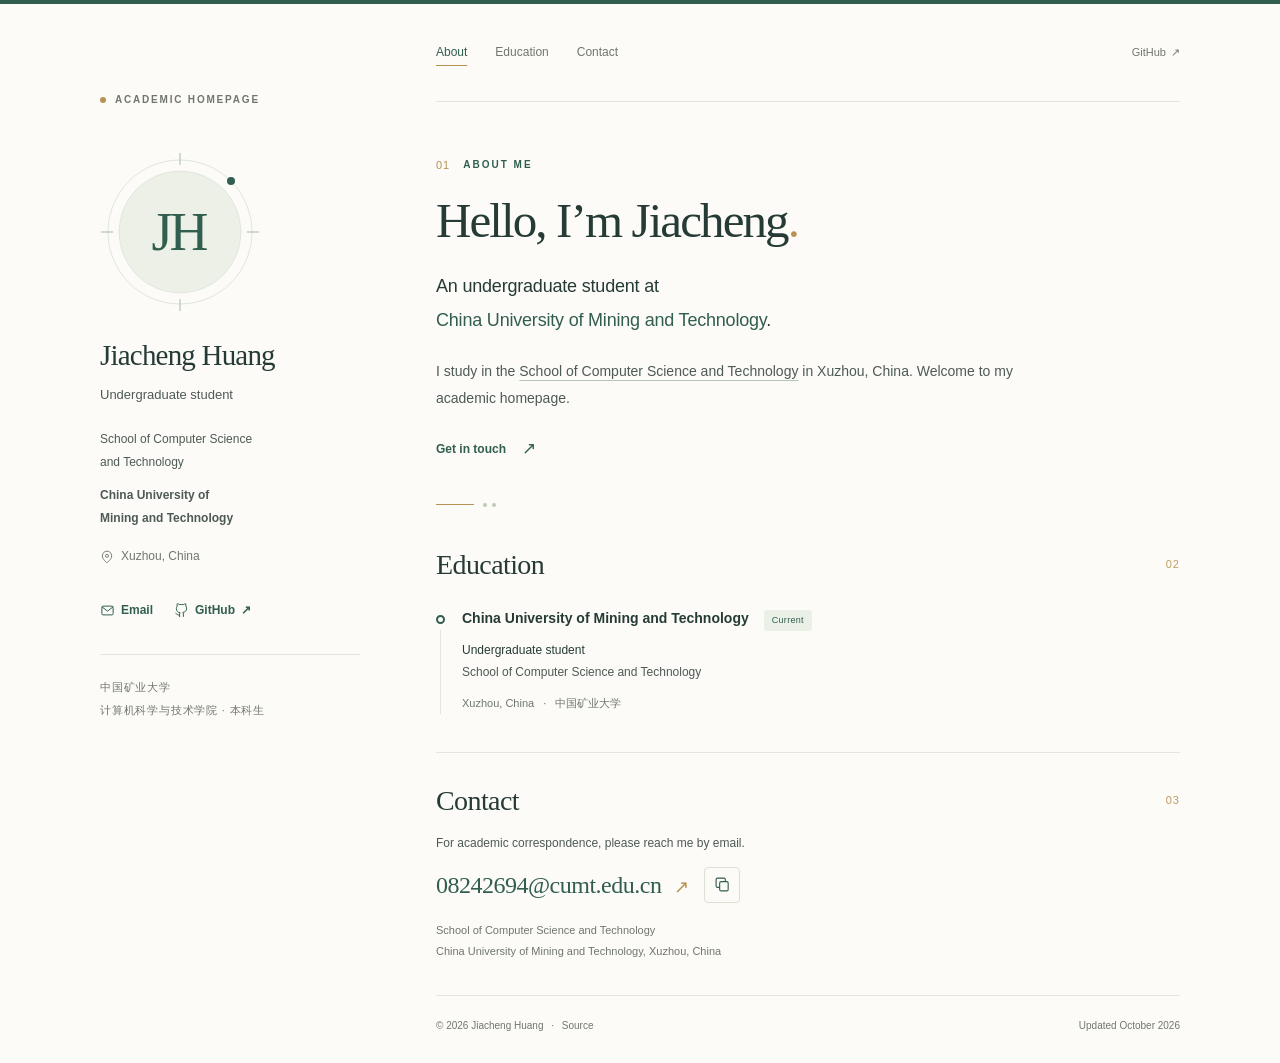
<file: index.html>
<!doctype html>
<!-- Layout adapted from Minimal Light (CC0-1.0). See THIRD_PARTY_NOTICES.md. -->
<html lang="en">
<head>
  <meta charset="utf-8">
  <meta name="viewport" content="width=device-width, initial-scale=1">
  <meta name="color-scheme" content="light">
  <title>Jiacheng Huang | China University of Mining and Technology</title>
  <meta name="description" content="Academic homepage of Jiacheng Huang, an undergraduate student in the School of Computer Science and Technology at China University of Mining and Technology, Xuzhou, China.">
  <meta name="author" content="Jiacheng Huang">
  <meta property="og:type" content="profile">
  <meta property="og:title" content="Jiacheng Huang — Academic Homepage">
  <meta property="og:description" content="Undergraduate student · School of Computer Science and Technology · China University of Mining and Technology, Xuzhou, China.">
  <meta property="og:url" content="https://ye111ow.github.io/">
  <link rel="canonical" href="https://ye111ow.github.io/">
  <link rel="icon" href="assets/favicon.svg" type="image/svg+xml">
  <link rel="stylesheet" href="assets/css/style.css">
  <script src="assets/js/main.js" defer></script>
  <script type="application/ld+json">
  {
    "@context": "https://schema.org",
    "@type": "Person",
    "name": "Jiacheng Huang",
    "url": "https://ye111ow.github.io/",
    "email": "mailto:08242694@cumt.edu.cn",
    "jobTitle": "Undergraduate student",
    "affiliation": {
      "@type": "CollegeOrUniversity",
      "name": "China University of Mining and Technology",
      "url": "https://www.cumt.edu.cn/",
      "department": {
        "@type": "Organization",
        "name": "School of Computer Science and Technology"
      }
    },
    "sameAs": ["https://github.com/Ye111ow"]
  }
  </script>
</head>
<body>
  <a class="skip-link" href="#main-content">Skip to content</a>

  <div class="site-top" aria-hidden="true"></div>
  <div class="wrapper">
    <!-- PROFILE: replace the monogram with a local photo here if desired. -->
    <header class="profile">
      <a class="wordmark" href="./" aria-label="Jiacheng Huang, homepage">
        <span class="wordmark-dot" aria-hidden="true"></span> Academic homepage
      </a>

      <div class="monogram" aria-hidden="true">
        <svg viewBox="0 0 160 160" fill="none">
          <circle cx="80" cy="80" r="72" stroke="currentColor" stroke-opacity=".14"/>
          <circle cx="80" cy="80" r="61" stroke="currentColor" stroke-opacity=".09"/>
          <path d="M80 1v12m0 134v12M1 80h12m134 0h12" stroke="currentColor" stroke-opacity=".4"/>
          <circle cx="131" cy="29" r="4" fill="currentColor"/>
        </svg>
        <span>JH</span>
      </div>

      <p class="profile-name">Jiacheng Huang</p>
      <p class="profile-role">Undergraduate student</p>
      <div class="profile-affiliation">
        <a href="https://cs.cumt.edu.cn/">School of Computer Science<br class="desktop-break"> and Technology</a>
        <a class="university" href="https://www.cumt.edu.cn/">China University of<br class="desktop-break"> Mining and Technology</a>
      </div>
      <p class="location">
        <svg class="icon" viewBox="0 0 24 24" fill="none" stroke="currentColor" stroke-width="1.6" aria-hidden="true"><path d="M20 10c0 6-8 12-8 12S4 16 4 10a8 8 0 1 1 16 0Z"/><circle cx="12" cy="10" r="2.6"/></svg>
        Xuzhou, China
      </p>

      <div class="profile-links" aria-label="Personal links">
        <a href="mailto:08242694@cumt.edu.cn">
          <svg class="icon" viewBox="0 0 24 24" fill="none" stroke="currentColor" stroke-width="1.6" aria-hidden="true"><rect x="3" y="5" width="18" height="14" rx="2"/><path d="m3 6 9 7 9-7"/></svg>
          Email
        </a>
        <a href="https://github.com/Ye111ow">
          <svg class="icon" viewBox="0 0 24 24" fill="none" stroke="currentColor" stroke-width="1.6" stroke-linecap="round" stroke-linejoin="round" aria-hidden="true"><path d="M9 19c-4.3 1.3-4.3-2.1-6-2.5m12 5v-3.9a3.4 3.4 0 0 0-.9-2.6c3-.3 6.1-1.5 6.1-6.8A5.3 5.3 0 0 0 18.8 5a5 5 0 0 0-.1-3.8S17.6.9 15 2.6a13.4 13.4 0 0 0-6 0C6.4.9 5.3 1.2 5.3 1.2A5 5 0 0 0 5.2 5a5.3 5.3 0 0 0-1.4 3.7c0 5.3 3.1 6.5 6.1 6.8a3.4 3.4 0 0 0-.9 2.6v3.9"/></svg>
          GitHub <span aria-hidden="true">↗</span>
        </a>
      </div>

      <p class="profile-caption">中国矿业大学<br> 计算机科学与技术学院 · 本科生</p>
    </header>

    <div class="content-column">
      <nav class="site-nav" aria-label="Main navigation">
        <a href="#about" aria-current="location">About</a>
        <a href="#education">Education</a>
        <a href="#contact">Contact</a>
        <a class="nav-external" href="https://github.com/Ye111ow" aria-label="Jiacheng Huang on GitHub">GitHub <span aria-hidden="true">↗</span></a>
      </nav>

      <main id="main-content" tabindex="-1">
        <!-- ABOUT: add confirmed research interests and a longer bio here later. -->
        <section class="about section" id="about" aria-labelledby="about-title">
          <p class="eyebrow"><span class="section-number">01</span> About me</p>
          <h1 id="about-title">Hello, I’m Jiacheng<span class="accent">.</span></h1>
          <p class="lead">An undergraduate student at<br class="wide-break"> <a href="https://www.cumt.edu.cn/">China University of Mining and Technology</a>.</p>
          <p class="bio">I study in the <a href="https://cs.cumt.edu.cn/">School of Computer Science and Technology</a> in Xuzhou, China. Welcome to my academic homepage.</p>
          <a class="text-link" href="mailto:08242694@cumt.edu.cn">Get in touch <span aria-hidden="true">↗</span></a>
          <div class="about-rule" aria-hidden="true"><span></span><span></span><span></span></div>
        </section>

        <!-- EDUCATION: add your actual dates or degree only when confirmed. -->
        <section class="education section" id="education" aria-labelledby="education-title">
          <div class="section-heading">
            <h2 id="education-title">Education</h2>
            <span class="section-number" aria-hidden="true">02</span>
          </div>
          <div class="education-entry">
            <div class="education-marker" aria-hidden="true"><span></span></div>
            <div class="education-detail">
              <div class="education-title-row">
                <h3>China University of Mining and Technology</h3>
                <span class="status">Current</span>
              </div>
              <p class="education-role">Undergraduate student</p>
              <p>School of Computer Science and Technology</p>
              <p class="education-location">Xuzhou, China <span aria-hidden="true">·</span> 中国矿业大学</p>
            </div>
          </div>
        </section>

        <!-- Future research, projects and publications can go between these sections.
             See README.md for a copy-and-paste publication example. -->

        <section class="contact section" id="contact" aria-labelledby="contact-title">
          <div class="section-heading">
            <h2 id="contact-title">Contact</h2>
            <span class="section-number" aria-hidden="true">03</span>
          </div>
          <p>For academic correspondence, please reach me by email.</p>
          <div class="email-row">
            <a class="email-address" href="mailto:08242694@cumt.edu.cn">08242694@cumt.edu.cn <span aria-hidden="true">↗</span></a>
            <button class="copy-email" type="button" data-copy-email="08242694@cumt.edu.cn" aria-label="Copy email address" title="Copy email address" hidden>
              <svg class="icon" viewBox="0 0 24 24" fill="none" stroke="currentColor" stroke-width="1.6" aria-hidden="true"><rect x="8" y="8" width="12" height="13" rx="2"/><path d="M16 8V5a2 2 0 0 0-2-2H5a2 2 0 0 0-2 2v9a2 2 0 0 0 2 2h3"/></svg>
            </button>
            <span class="sr-only" id="copy-status" role="status" aria-live="polite"></span>
          </div>
          <p class="contact-note">School of Computer Science and Technology<br>China University of Mining and Technology, Xuzhou, China</p>
        </section>
      </main>

      <footer class="site-footer">
        <p>© 2026 Jiacheng Huang <span aria-hidden="true">·</span> <a href="https://github.com/Ye111ow/Ye111ow.github.io">Source</a></p>
        <p>Updated <time datetime="2026-10-28">October 2026</time></p>
      </footer>
    </div>
  </div>
</body>
</html>
</file>
<file: assets/css/style.css>
/* Academic layout adapted from Minimal Light (CC0-1.0); styles rewritten. */
:root {
  --paper: #fcfbf8;
  --ink: #263b36;
  --body: #4e5a55;
  --muted: #70766d;
  --green: #315e4e;
  --gold: #b79252;
  --line: #e4e6dc;
  --wash: #f1f3ec;
  --serif: "Iowan Old Style", "Palatino Linotype", "Book Antiqua", Georgia, serif;
  --sans: -apple-system, BlinkMacSystemFont, "Segoe UI", "Microsoft YaHei", Arial, sans-serif;
}

* { box-sizing: border-box; }
html { scroll-behavior: smooth; scroll-padding-top: 92px; }
body { margin: 0; background: var(--paper); color: var(--body); font: 15px/1.8 var(--sans); -webkit-font-smoothing: antialiased; }
::selection { background: #dce7d9; color: var(--ink); }
a { color: var(--green); text-decoration-color: #b4c6b8; text-underline-offset: 4px; }
a:hover { color: #183d2f; text-decoration-color: currentColor; }
a, button { -webkit-tap-highlight-color: transparent; }
a:focus-visible, button:focus-visible { outline: 2px solid var(--green); outline-offset: 5px; border-radius: 2px; }
p, h1, h2, h3 { margin: 0; }
button { font: inherit; }
.site-top { height: 4px; background: var(--green); }
.wrapper { width: min(1080px, calc(100% - 96px)); margin: 0 auto; display: grid; grid-template-columns: 260px minmax(0, 1fr); gap: 76px; }
.profile { align-self: start; position: sticky; top: 42px; padding: 42px 0 56px; }
.wordmark { display: inline-flex; align-items: center; gap: 9px; font-size: 10px; font-weight: 600; letter-spacing: 1.8px; text-transform: uppercase; color: var(--muted); text-decoration: none; }
.wordmark-dot { display: block; width: 6px; height: 6px; background: var(--gold); border-radius: 50%; }
.monogram { width: 160px; height: 160px; position: relative; margin: 41px 0 26px; color: var(--green); }
.monogram::before { content: ""; position: absolute; width: 122px; height: 122px; inset: 19px; border-radius: 50%; background: #edf0e7; }
.monogram svg { position: absolute; inset: 0; width: 100%; height: 100%; }
.monogram > span { position: absolute; inset: 0; display: grid; place-items: center; font: 54px/1 var(--serif); letter-spacing: -3px; padding-right: 3px; }
.profile-name { color: var(--ink); font: 29px/1.2 var(--serif); letter-spacing: -.8px; }
.profile-role { margin-top: 10px; font-size: 13px; }
.profile-affiliation { margin-top: 22px; font-size: 12px; line-height: 1.9; }
.profile-affiliation a { display: block; text-decoration: none; color: var(--body); }
.profile-affiliation a:hover { color: var(--green); text-decoration: underline; }
.profile-affiliation .university { margin-top: 10px; font-weight: 600; }
.icon { width: 17px; height: 17px; flex-shrink: 0; vertical-align: middle; }
.location { display: flex; align-items: center; gap: 7px; font-size: 12px; color: var(--muted); margin-top: 17px; }
.location .icon { width: 14px; height: 14px; }
.profile-links { display: flex; flex-wrap: wrap; gap: 21px; margin-top: 27px; }
.profile-links a { display: inline-flex; align-items: center; gap: 6px; text-decoration: none; font-size: 12px; font-weight: 600; min-height: 32px; }
.profile-links .icon { width: 15px; height: 15px; }
.profile-caption { border-top: 1px solid var(--line); padding-top: 21px; margin-top: 27px; font-size: 11px; line-height: 2.1; letter-spacing: .8px; color: var(--muted); }
.content-column { min-width: 0; }
.site-nav { display: flex; align-items: center; gap: 28px; height: 98px; border-bottom: 1px solid var(--line); }
.site-nav a { display: flex; align-items: center; min-height: 44px; text-decoration: none; color: var(--muted); font-size: 12px; font-weight: 500; }
.site-nav a:hover, .site-nav a[aria-current] { color: var(--green); }
.site-nav a[aria-current] { text-decoration: underline; text-decoration-color: var(--gold); text-underline-offset: 9px; }
.site-nav .nav-external { margin-left: auto; gap: 5px; font-size: 11px; }
.section { scroll-margin-top: 30px; }
.about { padding: 54px 0 0; }
.eyebrow { display: flex; gap: 13px; align-items: center; color: var(--green); font-size: 10px; font-weight: 600; text-transform: uppercase; letter-spacing: 2px; }
.section-number { color: var(--gold); font: 11px/1.5 var(--sans); letter-spacing: 1px; }
h1 { margin: 19px 0 21px; color: var(--ink); font: 49px/1.15 var(--serif); letter-spacing: -1.9px; }
.accent { color: var(--gold); }
.lead { color: var(--ink); font-size: 18px; line-height: 1.85; letter-spacing: -.2px; }
.lead a { text-decoration: none; }
.lead a:hover { text-decoration: underline; }
.bio { max-width: 580px; margin-top: 21px; font-size: 14px; line-height: 1.95; }
.bio a { color: inherit; }
.text-link { display: inline-flex; align-items: center; gap: 16px; font-size: 12px; font-weight: 600; text-decoration: none; min-height: 44px; margin-top: 15px; }
.text-link span { font-size: 17px; font-weight: 400; }
.about-rule { display: flex; align-items: center; gap: 5px; margin-top: 31px; }
.about-rule span { width: 4px; height: 4px; border-radius: 50%; background: #bec9b6; }
.about-rule span:first-child { width: 38px; height: 1px; border-radius: 0; background: var(--gold); margin-right: 4px; }
.education { padding: 40px 0 38px; }
.section-heading { display: flex; justify-content: space-between; align-items: center; gap: 20px; margin-bottom: 24px; }
h2 { font: 28px/1.25 var(--serif); color: var(--ink); letter-spacing: -.6px; }
.section-heading .section-number { opacity: .9; }
.education-entry { display: flex; gap: 16px; }
.education-marker { flex: 0 0 10px; position: relative; margin-top: 9px; }
.education-marker::after { content: ""; display: block; width: 1px; height: calc(100% - 15px); position: absolute; top: 15px; left: 4px; background: var(--line); }
.education-marker span { display: block; width: 9px; height: 9px; border-radius: 50%; border: 2px solid var(--green); }
.education-detail { flex: 1; min-width: 0; font-size: 12px; line-height: 1.9; }
.education-title-row { display: flex; align-items: baseline; gap: 15px; }
h3 { font-size: 14px; font-weight: 600; color: var(--ink); line-height: 1.75; }
.status { color: var(--green); background: #eaf0e6; padding: 2px 8px; font-size: 9px; white-space: nowrap; letter-spacing: .3px; border-radius: 3px; }
.education-role { margin-top: 8px; font-weight: 500; color: var(--ink); }
.education-location { color: var(--muted); font-size: 11px; margin-top: 9px; }
.education-location span { padding: 0 6px; }
.contact { border-top: 1px solid var(--line); padding: 30px 0 34px; }
.contact .section-heading { margin-bottom: 15px; }
.contact > p { font-size: 12px; }
.email-row { display: flex; align-items: center; gap: 16px; flex-wrap: wrap; margin: 12px 0 17px; }
.email-address { font: 24px/1.5 var(--serif); text-decoration: none; letter-spacing: -.5px; overflow-wrap: anywhere; }
.email-address > span { font: 18px/1 var(--sans); margin-left: 7px; color: var(--gold); }
.email-address:hover { text-decoration: underline; }
.copy-email { border: 1px solid #dce1d4; background: transparent; color: var(--green); width: 36px; height: 36px; display: inline-grid; place-items: center; border-radius: 4px; cursor: pointer; }
.copy-email:hover { background: var(--wash); }
.copy-email[hidden] { display: none; }
.copy-email.is-copied { background: #eaf0e6; }
.contact .contact-note { font-size: 11px; line-height: 1.9; color: var(--muted); }
.site-footer { border-top: 1px solid var(--line); display: flex; justify-content: space-between; gap: 15px; padding: 21px 0 28px; font-size: 10px; color: var(--muted); }
.site-footer a { color: inherit; text-decoration: none; }
.site-footer a:hover { text-decoration: underline; }
.site-footer span { padding: 0 5px; }
.skip-link { position: absolute; top: -100px; left: 20px; z-index: 10; padding: 8px 16px; background: var(--ink); color: white; }
.skip-link:focus { top: 12px; color: white; }
.sr-only { position: absolute; width: 1px; height: 1px; padding: 0; margin: -1px; overflow: hidden; clip: rect(0, 0, 0, 0); white-space: nowrap; border: 0; }

/* Optional research / publication sections: see the examples in README.md. */
.research, .publications, .projects { padding: 30px 0; border-top: 1px solid var(--line); }
.interest-list { padding-left: 20px; font-size: 14px; }
.publication { padding: 15px 0; border-bottom: 1px solid var(--line); }
.publication:last-child { border-bottom: 0; }
.publication p { font-size: 12px; margin-top: 5px; }
.publication-links { display: flex; gap: 15px; }

@media (min-width: 1440px) {
  .wrapper { width: 1110px; grid-template-columns: 270px minmax(0, 1fr); gap: 100px; }
  .about { padding-top: 66px; }
  h1 { font-size: 53px; }
}
@media (max-width: 1050px) {
  .wrapper { width: calc(100% - 72px); grid-template-columns: 220px minmax(0, 1fr); gap: 44px; }
  h1 { font-size: 42px; }
  .lead { font-size: 17px; }
  .wide-break { display: none; }
  .education-title-row { flex-wrap: wrap; gap: 5px 12px; }
}
@media (max-width: 760px) {
  html { scroll-padding-top: 24px; }
  .wrapper { width: calc(100% - 44px); max-width: 590px; display: block; }
  .profile { position: static; display: grid; grid-template-columns: 90px minmax(0, 1fr); column-gap: 22px; padding: 27px 0 22px; }
  .wordmark { grid-column: 1 / -1; font-size: 9px; margin-bottom: 25px; }
  .monogram { width: 90px; height: 90px; margin: 2px 0 0; grid-column: 1; grid-row: 2 / 6; }
  .monogram::before { inset: 11px; width: 68px; height: 68px; }
  .monogram > span { font-size: 32px; letter-spacing: -2px; }
  .profile-name { grid-column: 2; font-size: 27px; letter-spacing: -.7px; }
  .profile-role { grid-column: 2; font-size: 12px; margin-top: 5px; }
  .profile-affiliation { grid-column: 2; font-size: 11px; margin-top: 9px; }
  .profile-affiliation .university { margin-top: 5px; }
  .desktop-break { display: none; }
  .location { grid-column: 2; font-size: 10px; margin-top: 8px; }
  .profile-links { grid-column: 2; margin-top: 11px; gap: 20px; }
  .profile-caption { grid-column: 1 / -1; margin-top: 18px; padding-top: 15px; font-size: 10px; line-height: 1.8; }
  .profile-caption br { display: none; }
  .profile-caption br::after { content: " "; }
  .site-nav { height: 61px; border-top: 1px solid var(--line); gap: 26px; }
  .site-nav a { font-size: 11px; }
  .site-nav .nav-external { display: none; }
  .about { padding-top: 32px; }
  h1 { font-size: clamp(32px, 6.4vw, 42px); letter-spacing: -1.25px; margin-top: 17px; }
  .lead { font-size: 17px; line-height: 1.8; }
  .bio { font-size: 13px; margin-top: 17px; }
  .eyebrow { font-size: 9px; letter-spacing: 1.7px; }
  .about-rule { margin-top: 23px; }
  .education { padding: 31px 0; }
  h2 { font-size: 26px; }
  .section-heading { margin-bottom: 21px; }
  h3 { font-size: 13px; }
  .education-detail { font-size: 11px; }
  .education-title-row { gap: 6px; }
  .contact { padding-top: 27px; }
  .email-address { font-size: clamp(19px, 4.6vw, 24px); }
  .email-row { gap: 10px; flex-wrap: nowrap; }
  .copy-email { flex-shrink: 0; }
  .site-footer { font-size: 9px; gap: 10px; flex-wrap: wrap; padding-bottom: 22px; }
}
@media (prefers-reduced-motion: reduce) { html { scroll-behavior: auto; } }
@media print {
  body { background: white; color: #222; font-size: 11pt; }
  .site-top, .site-nav, .copy-email, .skip-link, .about-rule { display: none; }
  .wrapper { width: 100%; grid-template-columns: 190px 1fr; gap: 35px; }
  .profile { position: static; padding-top: 25px; }
  .about { padding-top: 25px; }
  h1 { font-size: 32px; }
  a { color: inherit; }
  .section { break-inside: avoid; }
}
</file>
